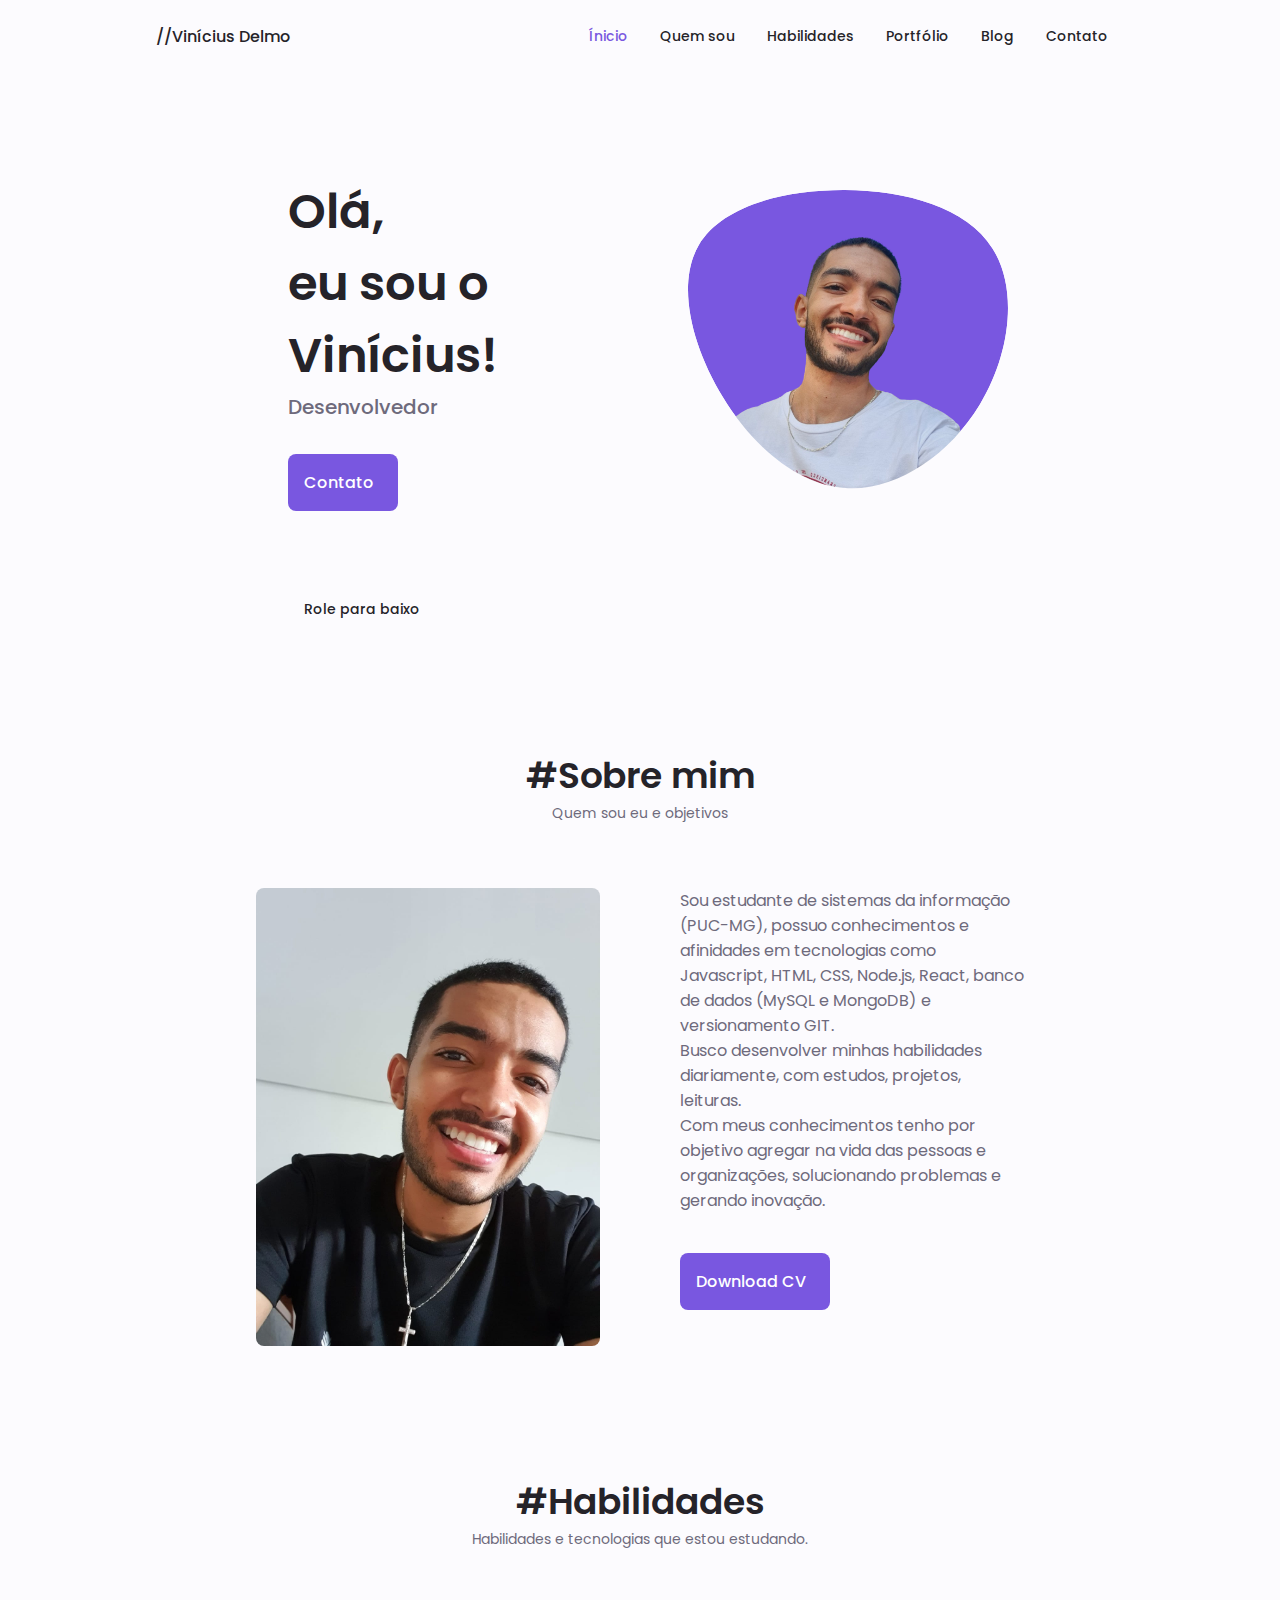
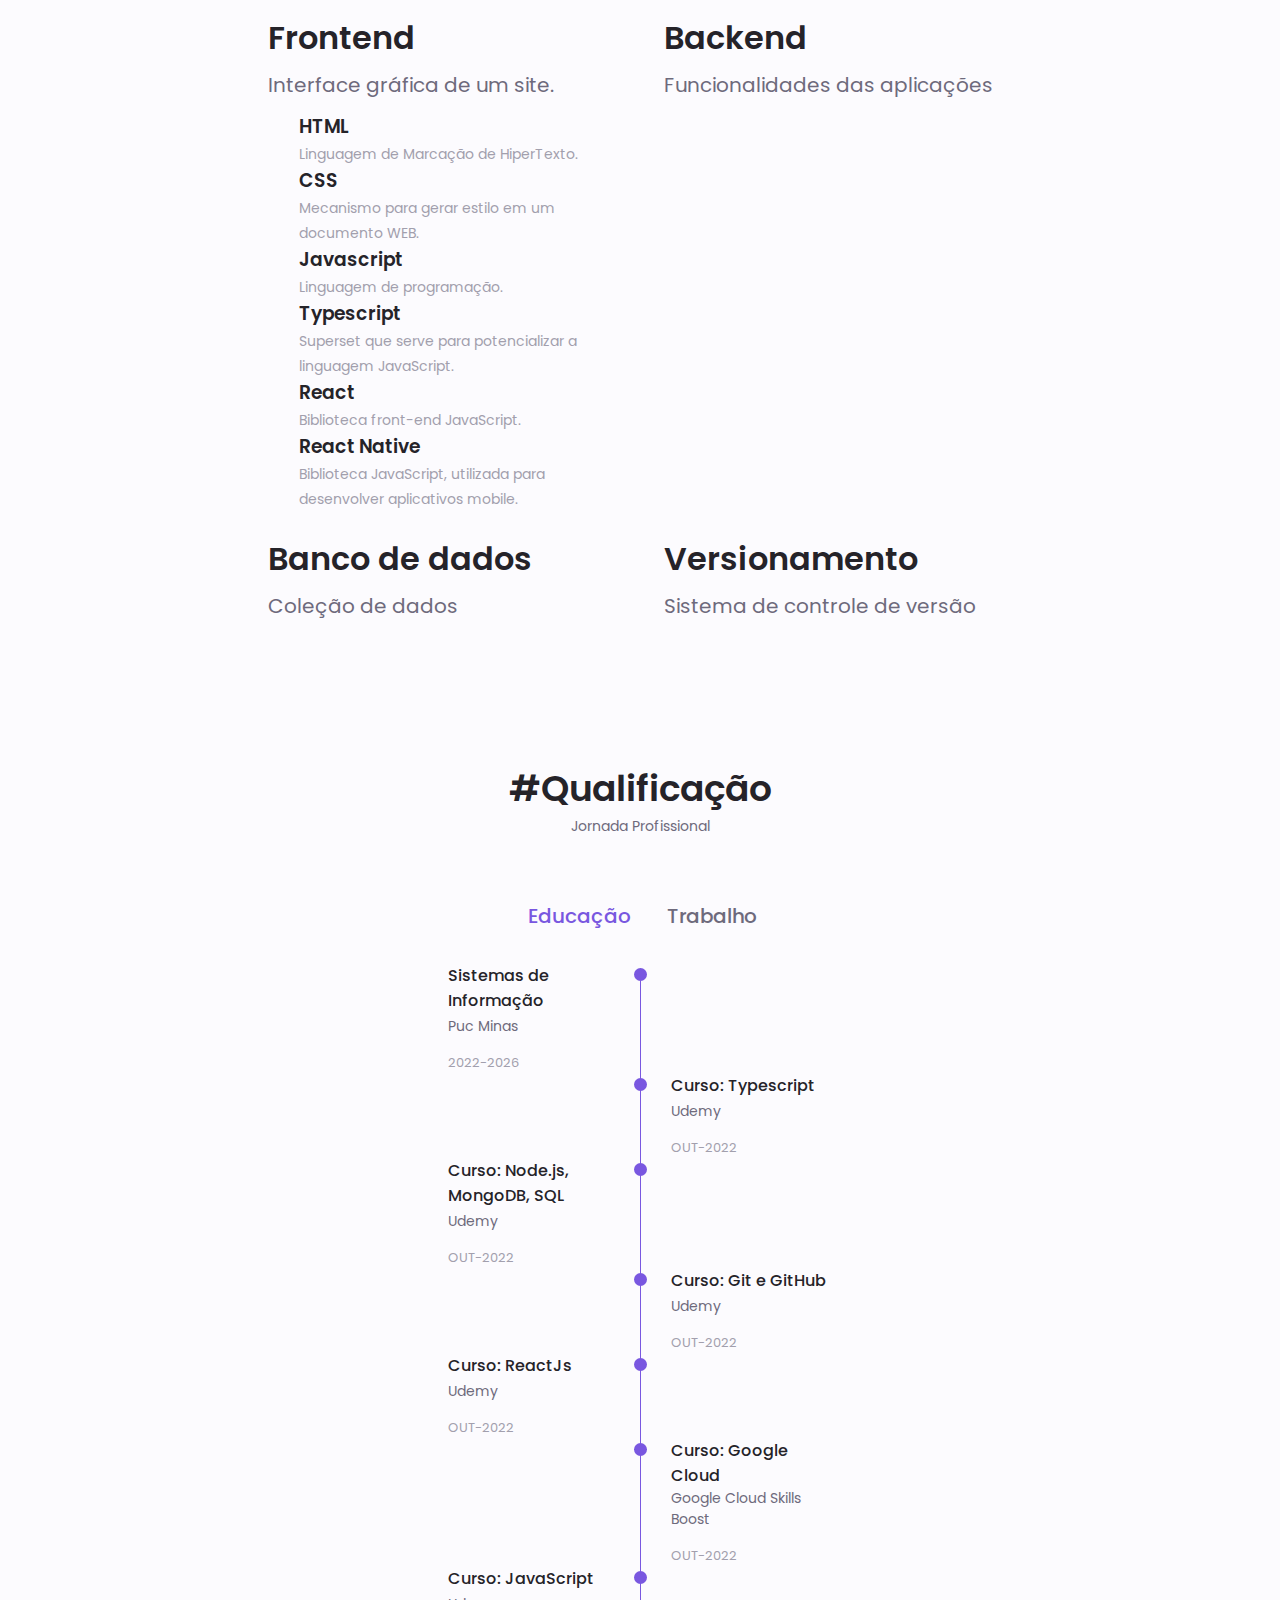
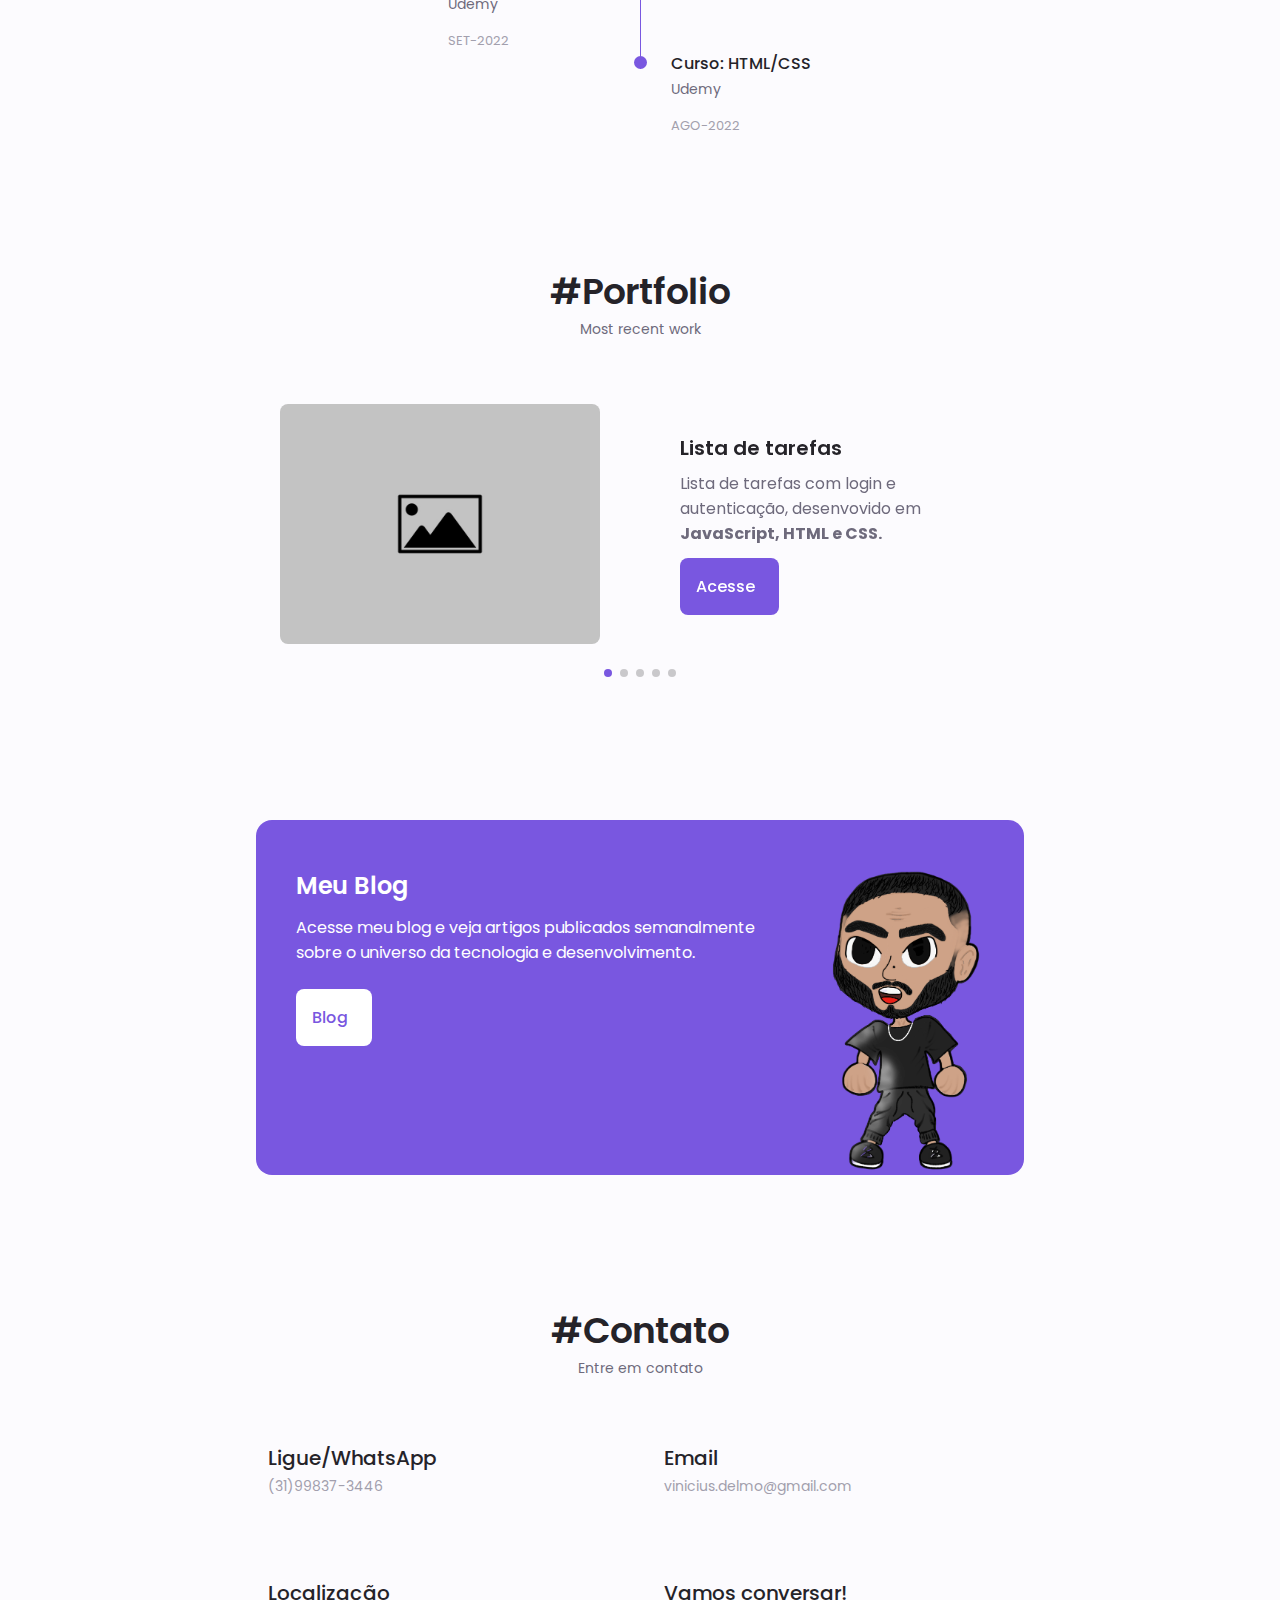
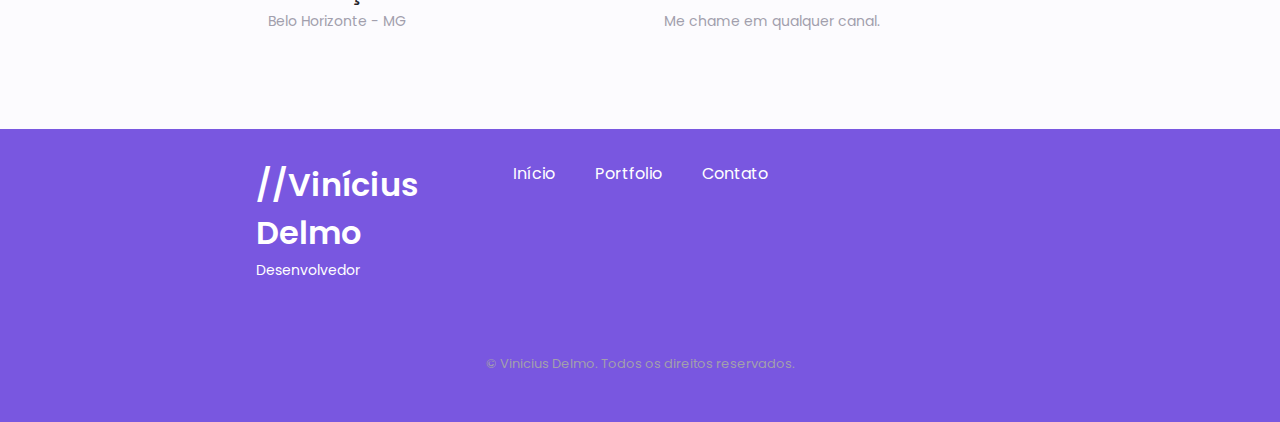
<file: index.html>
<!DOCTYPE html>
    <html lang="en">
    <head>
        <meta charset="UTF-8">
        <meta name="viewport" content="width=device-width, initial-scale=1.0">

        <!--==================== UNICONS ====================-->
        <link rel="stylesheet" href="https://unicons.iconscout.com/release/v4.0.0/css/line.css">
        
        <!--==================== SWIPER CSS ====================-->
        <link rel="stylesheet" href="assets/css/swiper-bundle.min.css">
        
        <!--==================== CSS ====================-->
        <link rel="stylesheet" href="assets/css/stye.css">

        <title>Portfolio Vinícius Delmo</title>
    </head>
    <body>
       
        <!--==================== HEADER ====================-->
        <header class="header" id="header">
            <nav class="nav container">
                <a href="#" class="nav__logo">//Vinícius Delmo</a>
            <div class="nav__menu show-menu" id="nav-menu">
                <ul class="nav__list grid">
                    <li class="nav__item">
                        <a href="#home" class="nav__link active-link">
                            <i class="uil uil-estate nav__icon"></i> Ínicio
                        </a>
                    </li>
                    <li class="nav__item">
                        <a href="#about" class="nav__link">
                            <i class="uil uil-user nav__icon"></i> Quem sou
                        </a>
                    </li>
                    <li class="nav__item">
                        <a href="#skills" class="nav__link">
                            <i class="uil uil-file-alt nav__icon"></i> Habilidades
                        </a>
                    </li>
                    <li class="nav__item">
                        <a href="#portfolio" class="nav__link">
                            <i class="uil uil-scenery nav__icon"></i> Portfólio
                        </a>
                    </li>
                    <li class="nav__item">
                        <a href="#blog" class="nav__link">
                            <i class="uil uil-blogger-alt nav__icon"></i> Blog
                        </a>
                    </li>
                    <li class="nav__item">
                        <a href="#contact" class="nav__link">
                            <i class="uil uil-message nav__icon"></i> Contato
                        </a>
                    </li>
                </ul>
                <i class="uil uil-times nav__close" id="nav-close"></i>
            </div>
            <div class="nav__btns">
                <!--THEME CHANGE BUTTON-->
                <i class="uil uil-moon change-theme" id="theme-button"></i>

                <div class="nav__toggle" id="nav-toggle">
                    <i class="uil uil-apps"></i>
                </div>
            </div>
            </nav>
        </header>

        <!--==================== MAIN ====================-->
        <main class="main">
            <!--==================== HOME ====================-->
            <section class="home section" id="home">
                <div class="home__container container grid">
                    <div class="home__content grid">
                        <div class="home__social">
                            <a href="https://www.linkedin.com/in/vin%C3%ADcius-delmo-3a52251b6/" target="_blanck" class="home__social-icon">
                                <i class="uil uil-linkedin-alt"></i>
                            </a>
                            <a href="https://github.com/Viniciusdelmo" target="_blanck" class="home__social-icon">
                                <i class="uil uil-github-alt"></i>
                            </a>
                            <a href="mailto:vinicius.delmo@gmail.com" target="_blanck" class="home__social-icon">
                                <i class="uil uil-google"></i>
                            </a>
                        </div>
                        <div class="home__img">
                            <svg class = "home__blob" viewBox="0 0 200 187" xmlns="http://www.w3.org/2000/svg" xmlns:xlink="http://www.w3.org/1999/xlink">
                                <mask id="mask0" mask-type="alpha">
                                    <path d="M190.312 36.4879C206.582 62.1187 201.309 102.826 182.328 134.186C163.346 165.547 
                                    130.807 187.559 100.226 186.353C69.6454 185.297 41.0228 161.023 21.7403 129.362C2.45775 
                                    97.8511 -7.48481 59.1033 6.67581 34.5279C20.9871 10.1032 59.7028 -0.149132 97.9666 
                                    0.00163737C136.23 0.303176 174.193 10.857 190.312 36.4879Z"/>
                                </mask>
                                <g mask="url(#mask0)">
                                    <path d="M190.312 36.4879C206.582 62.1187 201.309 102.826 182.328 134.186C163.346 
                                    165.547 130.807 187.559 100.226 186.353C69.6454 185.297 41.0228 161.023 21.7403 
                                    129.362C2.45775 97.8511 -7.48481 59.1033 6.67581 34.5279C20.9871 10.1032 59.7028 
                                    -0.149132 97.9666 0.00163737C136.23 0.303176 174.193 10.857 190.312 36.4879Z"/>
                                    <image class = "home__blob-img" x="10" y="18" href="assets/img/perfil.png"/>
                                </g>
                            </svg>
                        </div>
                        <div class="home__data">
                            <h1 class="home__title">
                                Olá,<br> eu sou o Vinícius!
                            </h1>
                            <h3 class="home__subtitle">
                                Desenvolvedor
                            </h3>
                            <p class="home__description">
                                
                            </p>
                            <a href="#contact" class="button button--flex">
                                Contato <i class="uil uil-message button__icon"></i>
                            </a>
                        </div>
                    </div>
                    <div class="home__scroll">
                        <a href="#about" class="home__scroll-button button--flex">
                            <i class="uil uil-mouse-alt home__scroll-mouse"></i>
                            <span class="home__scroll-name">
                                Role para baixo
                            </span>
                            <i class="uil uil-arrow-down home__scroll-arrow"></i>
                        </a>
                    </div>
                </div>
            </section>

            <!--==================== ABOUT ====================-->
            <section class="about section" id="about">
                <h2 class="section__title">
                    #Sobre mim
                </h2>
                <span class="section__subtitle">Quem sou eu e objetivos</span>
                <div class="about__container container grid">
                    <img src="assets/img/sobre.jpeg" alt="" class="about__img">
                    <div class="about__data">
                        <p class="about__description">
                            Sou estudante de sistemas da informação (PUC-MG), possuo conhecimentos e afinidades em tecnologias como Javascript, HTML, CSS, Node.js, React, banco de dados (MySQL e MongoDB) e versionamento GIT.<br>
                            Busco desenvolver minhas habilidades diariamente, com estudos, projetos, leituras.<br>
                            Com meus conhecimentos tenho por objetivo agregar na vida das pessoas e organizações, solucionando problemas e gerando inovação.
                        </p>
                        <!--<div class="about__info">
                            <span class="about__info-title">00+</span>
                            <span class="about__info-name">Years <br> experience</span>
                        </div>
                        <div class="about__info">
                            <span class="about__info-title">00+</span>
                            <span class="about__info-name">Years <br> experience</span>
                        </div>
                        <div class="about__info">
                            <span class="about__info-title">00+</span>
                            <span class="about__info-name">Years <br> experience</span>
                        </div>-->
                        <div class="about__buttons">
                            <a download="" href="assets/pdf/VINICIUS DELMO - CV.pdf" class="button button--flex">
                               Download CV <i class="uil uil-download-alt button__icon"></i>
                            </a>
                        </div>
                    </div>
                </div>
            </section>

            <!--==================== SKILLS ====================-->
            <section class="skills section" id="skills">
                <h2 class="section__title">#Habilidades</h2>
                <span class="section__subtitle">Habilidades e tecnologias que estou estudando.</span>
                <div class="skills__container container grid">
                    
                         <!--==================== SKILLS 1 ====================-->
                        <div class="skills__content skills__open">
                            <div class="skills__header">
                                <i class="uil uil-brackets-curly skills__icon"></i>
                                <div>
                                    <h1 class="skills__titles">Frontend</h1>
                                   <span class="skills__subtitle">
                                    Interface gráfica de um site. 
                                    </span>
                                </div>
                                <i class="uil uil-angle-down skills__arrow"></i>
                            </div>
                            <div class="skills__list grid">
                                <div class="skills__data">
                                    <div class="skills__titles">
                                        <h3 class="skills__name">HTML</h3>
                                        <span class="skills__description">Linguagem de Marcação de HiperTexto.</span>
                                        <h3 class="skills__name">CSS</h3>
                                        <span class="skills__description">Mecanismo para gerar estilo em um documento WEB.</span>
                                        <h3 class="skills__name">Javascript</h3>
                                        <span class="skills__description">Linguagem de programação.</span>
                                        <h3 class="skills__name">Typescript</h3>
                                        <span class="skills__description">Superset que serve para potencializar a linguagem JavaScript.</span>
                                        <h3 class="skills__name">React</h3>
                                        <span class="skills__description">Biblioteca front-end JavaScript.</span>
                                        <h3 class="skills__name">React Native</h3>
                                        <span class="skills__description">Biblioteca JavaScript, utilizada para desenvolver aplicativos mobile.</span>
                                    </div>
                                </div>
                            </div>
                        </div>
                         <!--==================== SKILLS 2 ====================-->
                        <div class="skills__content skills__close">
                            <div class="skills__header">
                                <i class="uil uil-server-network skills__icon"></i> 
                                <div>
                                    <h1 class="skills__titles">Backend</h1>
                                    <span class="skills__subtitle">
                                        Funcionalidades das aplicações 
                                    </span>
                                </div>
                                <i class="uil uil-angle-down skills__arrow"></i>
                            </div>
                            <div class="skills__list grid">
                                <div class="skills__data">
                                    <div class="skills__titles">
                                        <h3 class="skills__name">Nodejs</h3>
                                        <span class="skills__description">Ambiente de execução Javascript server-side.</span>
                                    
                                    </div>
                                </div>
                            </div>
                        </div>
                        <!--==================== SKILLS 3 ====================-->
                        <div class="skills__content skills__close">
                            <div class="skills__header">
                                <i class="uil uil-database skills__icon"></i> 
                                <div>
                                    <h1 class="skills__titles">Banco de dados</h1>
                                    <span class="skills__subtitle">
                                       Coleção de dados 
                                    </span>
                                </div>
                                <i class="uil uil-angle-down skills__arrow"></i>
                            </div>
                            <div class="skills__list grid">
                                <div class="skills__data">
                                    <div class="skills__titles">
                                        <h3 class="skills__name">MongoDB</h3>
                                        <span class="skills__description">Banco de dados não relacional, orientado a documentos livres.</span>
                                        <h3 class="skills__name">PostgreSQL</h3>
                                        <span class="skills__description">Banco de dados relacional.</span>
                                        <h3 class="skills__name">MySQL</h3>
                                        <span class="skills__description">Banco de dados relacional.</span>
                                    </div>
                                </div>
                            </div>
                        </div>
                         <!--==================== SKILLS 4 ====================-->
                         <div class="skills__content skills__close">
                            <div class="skills__header">
                                <i class="uil uil-code-branch skills__icon"></i> 
                                <div>
                                    <h1 class="skills__titles">Versionamento</h1>
                                    <span class="skills__subtitle">
                                        Sistema de controle de versão
                                    </span>
                                </div>
                                <i class="uil uil-angle-down skills__arrow"></i>
                            </div>
                            <div class="skills__list grid">
                                <div class="skills__data">
                                    <div class="skills__titles">
                                        <h3 class="skills__name">Git</h3>
                                        <span class="skills__description">Sistema de controle de versões distribuído.</span>
                                        <h3 class="skills__name">Github</h3>
                                        <span class="skills__description">GitHub é uma plataforma de hospedagem de código-fonte e arquivos com controle de versão usando o Git.</span>
                                    
                                    </div>
                                </div>
                            </div>
                        </div>
                    </div>
                </div>
            </section>

            <!--==================== QUALIFICATION ====================-->
            <section class="qualification section">
                <h2 class="section__title">#Qualificação</h2>
                <span class="section__subtitle">Jornada Profissional</span>

                <div class="qualification__container container">
                    <div class="qualification__tabs">
                        <div class="qualification__button button--flex qualification__active" data-target='#education'>
                            <i class="uil uil-graduation-cap qualification__icon"></i>
                            Educação
                        </div>
                        <div class="qualification__button button--flex" data-target='#work'>
                            <i class="uil uil-briefcase-alt qualification__icon"></i>
                            Trabalho
                        </div>
                    </div>
                    <div class="qualification__sections">
                        <!--==================== QUALIFICATION CONTENT 1 ====================-->
                        <div class="qualification__content qualification__active" data-content id ="education">
                        <!--==================== QUALIFICATION 1 ====================-->
                        <div class="qualification__data">
                            <div>
                                <h3 class="qualification__title">Sistemas de Informação</h3>
                                <span class="qualification__subtitle">Puc Minas</span>
                                <div class="qualification__calendar">
                                    <i class="uil uil-calendar-alt"></i>
                                    2022-2026
                                </div>
                            </div>
                            <div>
                                <span class="qualification__rounder"></span>
                                <span class="qualification__line"></span>
                            </div>
                        </div>
                        <!--==================== QUALIFICATION 2 ====================-->
                        <div class="qualification__data">
                            <div></div>
                            <div>
                                <span class="qualification__rounder"></span>
                                <span class="qualification__line"></span>
                            </div>
                            <div>
                                <h3 class="qualification__title">Curso: Typescript</h3>
                                <span class="qualification__subtitle">Udemy</span>
                                <div class="qualification__calendar">
                                    <i class="uil uil-calendar-alt"></i>
                                    OUT-2022
                                </div>
                            </div>
                        </div>
                        <!--==================== QUALIFICATION 3 ====================-->
                        <div class="qualification__data">
                            <div>
                                <h3 class="qualification__title">Curso: Node.js, MongoDB, SQL</h3>
                                <span class="qualification__subtitle">Udemy</span>
                                <div class="qualification__calendar">
                                    <i class="uil uil-calendar-alt"></i>
                                    OUT-2022
                                </div>
                            </div>
                                <div>
                                    <span class="qualification__rounder"></span>
                                   <span class="qualification__line"></span>
                                </div>
                            
                        </div>
                        <!--==================== QUALIFICATION 4 ====================-->
                        <div class="qualification__data">
                            <div></div>
                            <div>
                                <span class="qualification__rounder"></span>
                               <span class="qualification__line"></span>
                            </div>
                            <div>
                                <h3 class="qualification__title">Curso: Git e GitHub</h3>
                                <span class="qualification__subtitle">Udemy</span>
                                <div class="qualification__calendar">
                                    <i class="uil uil-calendar-alt"></i>
                                    OUT-2022
                                </div>
                            </div>
                        </div>
                        <!--==================== QUALIFICATION 5 ====================-->
                        <div class="qualification__data">
                            <div>
                                <h3 class="qualification__title">Curso: ReactJs</h3>
                                <span class="qualification__subtitle">Udemy</span>
                                <div class="qualification__calendar">
                                    <i class="uil uil-calendar-alt"></i>
                                    OUT-2022
                                </div>
                            </div>
                            <div>
                                <span class="qualification__rounder"></span>
                               <span class="qualification__line"></span>
                            </div>
                        </div>
                        <!--==================== QUALIFICATION 6 ====================-->
                        <div class="qualification__data">
                            <div></div>
                            <div>
                                <span class="qualification__rounder"></span>
                               <span class="qualification__line"></span>
                            </div>
                            <div>
                                <h3 class="qualification__title">Curso: Google Cloud</h3>
                                <span class="qualification__subtitle">Google Cloud Skills Boost</span>
                                <div class="qualification__calendar">
                                    <i class="uil uil-calendar-alt"></i>
                                    OUT-2022
                                </div>
                            </div>
                        </div>
                        <!--==================== QUALIFICATION 7 ====================-->
                        <div class="qualification__data">
                            
                            <div>
                                <h3 class="qualification__title">Curso: JavaScript</h3>
                                <span class="qualification__subtitle">Udemy</span>
                                <div class="qualification__calendar">
                                    <i class="uil uil-calendar-alt"></i>
                                    SET-2022
                                </div>
                            </div>
                            <div>
                                <span class="qualification__rounder"></span>
                               <span class="qualification__line"></span>
                            </div>
                        </div>
                        <!--==================== QUALIFICATION 7 ====================-->
                        <div class="qualification__data">
                            <div></div>
                            <div>
                                <span class="qualification__rounder"></span>
                               <!--<span class="qualification__line"></span>-->
                            </div>
                            <div>
                                <h3 class="qualification__title">Curso: HTML/CSS</h3>
                                <span class="qualification__subtitle">Udemy</span>
                                <div class="qualification__calendar">
                                    <i class="uil uil-calendar-alt"></i>
                                    AGO-2022
                                </div>
                            </div>
                        </div>
                    </div>
                    <!--==================== QUALIFICATION CONTENT 2 ====================-->
                    <div class="qualification__content" data-content id ="work">
                        <!--==================== QUALIFICATION 1 ====================-->
                        <div class="qualification__data">
                            <div>
                                <h3 class="qualification__title">Projetista</h3>
                                <span class="qualification__subtitle">GPL / TraceParts</span>
                                <div class="qualification__calendar">
                                    <i class="uil uil-calendar-alt"></i>
                                    2020-2022
                                </div>
                            </div>
                            <div>
                                <span class="qualification__rounder"></span>
                                <span class="qualification__line"></span>
                            </div>
                        </div>
                        <!--==================== QUALIFICATION 2 ====================-->
                        <div class="qualification__data">
                            <div></div>
                            <div>
                                <span class="qualification__rounder"></span>
                                <!--<span class="qualification__line"></span>-->
                            </div>
                            <div>
                                <h3 class="qualification__title">Inspetor</h3>
                                <span class="qualification__subtitle">Manser</span>
                                <div class="qualification__calendar">
                                    <i class="uil uil-calendar-alt"></i>
                                    2019-2020
                                </div>
                            </div>
                        </div>
                    </div>
                </div>
            </section>

            
            <!--==================== PORTFOLIO ====================-->
            <section class="portfolio section" id="portfolio">
                <h2 class="section__title">#Portfolio</h2>
                <span class="section__subtitle">Most recent work</span>
                <div class="portfolio__container container swiper mySwiper">
                    <div class="swiper-wrapper">
                        <!--==================== PORTFOLIO 1 ====================-->
                        <div class="portfolio__content grid swiper-slide">
                            <img src="./assets/img/default-image.jpg" alt="" class="portfolio__img">
                            <div class="portfolio__data">
                                <h3 class="portfolio__title">Lista de tarefas</h3>
                                <p class="portfolio__description">Lista de tarefas com login e autenticação, desenvovido em <b>JavaScript, HTML e CSS.</b></p>
                                <a href="./construction.html" class="button button--flex button--smal portfolio__button" target="_blanck">
                                    Acesse
                                    <i class="uil uil-arrow-right button__icon"></i>
                                </a>
                            </div>
                        </div>
                        <!--==================== PORTFOLIO 2 ====================-->
                        <div class="portfolio__content grid swiper-slide">
                            <img src="./assets/img/default-image.jpg" alt="" class="portfolio__img">
                            <div class="portfolio__data">
                                <h3 class="portfolio__title">E-commerce</h3>
                                <p class="portfolio__description">E-commerce com carrinho de compra (sistema CRUD) desenvolvido em <b>React e NodeJs.</b></p>
                                <a href="./construction.html" class="button button--flex button--smal portfolio__button" target="_blanck">
                                    Acesse
                                    <i class="uil uil-arrow-right button__icon"></i>
                                </a>
                            </div>
                        </div>
                        <!--==================== PORTFOLIO 3 ====================-->
                        <div class="portfolio__content grid swiper-slide">
                            <img src="./assets/img/default-image.jpg" alt="" class="portfolio__img">
                            <div class="portfolio__data">
                                <h3 class="portfolio__title">Finanças pessoais</h3>
                                <p class="portfolio__description">Sistema de gestão financeira, com Dasboards e conectado a API's. Desenvolvido em <b>React e NodeJs.</b></p>
                                <a href="./construction.html" class="button button--flex button--smal portfolio__button" target="_blanck">
                                    Acesse
                                    <i class="uil uil-arrow-right button__icon"></i>
                                </a>
                            </div>
                        </div>
                        <!--==================== PORTFOLIO 4 ====================-->
                        
                         <div class="portfolio__content grid swiper-slide">
                            <img src="./assets/img/default-image.jpg" alt="" class="portfolio__img">
                            <div class="portfolio__data">
                                <h3 class="portfolio__title">Captura de Leads</h3>
                                <p class="portfolio__description">Tela captura de clientes, desenvolvido em <b>React e NodeJs (utilizando Typescript).</b></p>
                                <a href="./construction.html" class="button button--flex button--smal portfolio__button" target="_blanck">
                                    Acesse
                                    <i class="uil uil-arrow-right button__icon"></i>
                                </a>
                            </div>
                        </div>
                        <!--==================== PORTFOLIO 5 ====================-->
                        
                        <div class="portfolio__content grid swiper-slide">
                            <img src="./assets/img/default-image.jpg" alt="" class="portfolio__img">
                            <div class="portfolio__data">
                                <h3 class="portfolio__title">Gadjets / Ferramentas</h3>
                                <p class="portfolio__description">Site com funções para facilitar seu dia a dia, como encurtadores de links e conversores de arquivos. Desenvolvido em <b>React e NodeJs.</b></p>
                                <a href="./construction.html" class="button button--flex button--smal portfolio__button" target="_blanck">
                                    Acesse
                                    <i class="uil uil-arrow-right button__icon"></i>
                                </a>
                            </div>
                        </div>
                    </div>
                    <div class="swiper-button-next">
                        <i class="uil uil-angle-right-b swiper-portfolio-icon"></i>
                    </div>
                    <div class="swiper-button-prev">
                        <i class="uil uil-angle-left-b swiper-portfolio-icon"></i>
                    </div>
                    <div class="swiper-pagination"></div>
                </div>
            </section>
            
            <!--==================== BLOG ====================-->
            <section class="blog section" id="blog">
                <div class="blog__bg">
                    <div class="blog__container container grid">
                        <div class="blog__data">
                            <h2 class="blog__title">Meu Blog</h2>
                            <p class="blog__description">Acesse meu blog e veja artigos publicados semanalmente sobre o universo da tecnologia e desenvolvimento.</p>
                            <a href="./construction.html" class="button button--flex button--white" target="_blanck">
                                Blog 
                                <i class="uil uil-blogger-alt blog__icon button__icon"></i>
                            </a>
                        </div>
                        <img src="./assets/img/avatar.png" alt="" class="blog__img">
                    </div>
                </div>
            </section>

            <!--==================== CONTACT ME ====================-->
            <section class="contact section" id="contact">
                <h2 class="section__title">#Contato</h2>
                <span class="section__subtitle">Entre em contato</span>
                <div class="contact__container container grid">
                    <div class="contact__information">
                        <i class="uil uil-whatsapp contact__icon"></i>
                        <div>
                            <h3 class="contact__title">Ligue/WhatsApp</h3>
                            <spa class="contact__subtitle">(31)99837-3446</spa>
                        </div>
                    </div>

                    <div class="contact__information">
                        <i class="uil uil-envelope contact__icon"></i>
                        <div>
                            <h3 class="contact__title">Email</h3>
                            <spa class="contact__subtitle">vinicius.delmo@gmail.com</spa>
                        </div>
                    </div>

                    <div class="contact__information">
                        <i class="uil uil-map-marker contact__icon"></i>
                        <div>
                            <h3 class="contact__title">Localização</h3>
                            <spa class="contact__subtitle">Belo Horizonte - MG</spa>
                        </div>
                    </div>

                    <div class="contact__information">
                        <i class="uil uil-smile-wink-alt contact__icon"></i>
                        <div>
                            <h3 class="contact__title">Vamos conversar!</h3>
                            <spa class="contact__subtitle">Me chame em qualquer canal.</spa>
                        </div>
                    </div>
                </div>
            </section>
        </main>

        <!--==================== FOOTER ====================-->
        <footer class="footer">
            <div class="footer__bg">
                <div class="footer__container container grid">
                    <div>
                        <h1 class="footer__title">//Vinícius Delmo</h1>
                        <span class="footer__subtitle">Desenvolvedor</span>
                    </div>
                    <ul class="footer__links">
                        <li>
                            <a href="#home" class="footer__link">Início</a>
                        </li>
                        <li>
                            <a href="#portfolio" class="footer__link">Portfolio</a>
                        </li>
                        <li>
                            <a href="#contact" class="footer__link">Contato</a>
                        </li>
                    </ul>
                    <div class="footer__socials">
                        <a href="https://www.linkedin.com/in/vin%C3%ADcius-delmo-3a52251b6/" target="_blanck" class="footer__social">
                            <i class="uil uil-linkedin-alt"></i>
                        </a>
                        <a href="https://github.com/Viniciusdelmo" target="_blanck" class="footer__social">
                            <i class="uil uil-github-alt"></i>
                        </a>
                    </div>
                </div>
                <p class="footer__copy">&#169; Vinicius Delmo. Todos os direitos reservados. </p>
            </div>
        </footer>
        
        <!--==================== SCROLL TOP ====================-->
        <a href="#" class="scrollup" id="scroll-up">
            <i class="uil uil-arrow-up scrollup__icon"></i>
        </a>

        <!--==================== SWIPER JS ====================-->
        <script src="assets/js/swiper-bundle.min.js"></script>

        <!--==================== MAIN JS ====================-->
        <script src="assets/js/main.js"></script>
    </body>
</html>
</file>
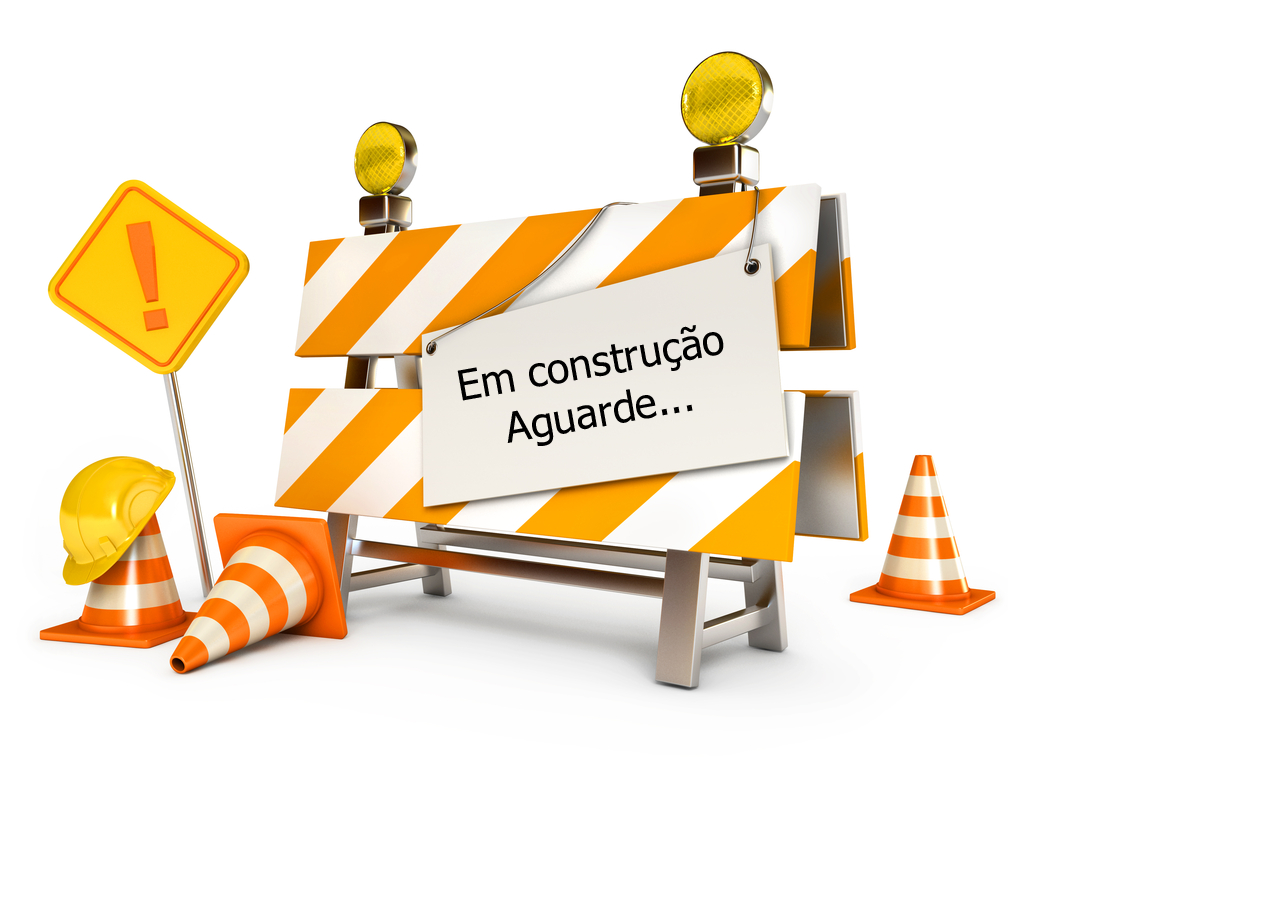
<file: construction.html>
<!DOCTYPE html>
<html lang="en">
<head>
  <meta charset="UTF-8">
  <meta http-equiv="X-UA-Compatible" content="IE=edge">
  <meta name="viewport" content="width=device-width, initial-scale=1.0">
  <title>Document</title>
</head>
<body>
  <p class="img-construcao">
    <img src="./assets/img/construcao.png" alt="Em construção">
  </p>
  
</body>
</html>
</file>
<file: assets/css/stye.css>
/*==================== GOOGLE FONTS ====================*/
@import url('https://fonts.googleapis.com/css2?family=Poppins:wght@400;500;600&display=swap');

/*==================== VARIABLES CSS ====================*/
:root {
    --header-height: 3rem;

    /*========== Colors ==========*/
    /* Change favorite color */
    --hue-color: 255; /*Purple 250 - Green 142 - Blue 230 - Pink 340*/

    /* HSL color mode */
    --first-color: hsl(var(--hue-color), 69%, 61%);
    --first-color-second: hsl(var(--hue-color), 69%, 61%);
    --first-color-alt: hsl(var(--hue-color), 57%, 53%);
    --first-color-lighter: hsl(var(--hue-color), 92%, 85%);
    --title-color: hsl(var(--hue-color), 8%, 15%);
    --text-color: hsl(var(--hue-color), 8%, 45%);
    --text-color-light: hsl(var(--hue-color), 8%, 65%);
    --input-color: hsl(var(--hue-color), 70%, 96%);
    --body-color: hsl(var(--hue-color), 60%, 99%);
    --container-color: #fff;
    --scroll-bar-color: hsl(var(--hue-color), 12%, 90%);
    --scroll-thumb-color: hsl(var(--hue-color), 12%, 80%);

    /*========== Font and typography ==========*/
    --body-font: 'Poppins', sans-serif;

    /* .5rem = 8px, 1rem = 16px, 1.5rem = 24px ... */
    --big-font-size: 2rem;
    --h1-font-size: 1.5rem;
    --h2-font-size: 1.25rem;
    --h3-font-size: 1.125rem;
    --normal-font-size: .938rem;
    --small-font-size: .813rem;
    --smaller-font-size: .75rem;

    /*========== Font weight ==========*/
    --font-medium: 500;
    --font-semi-bold: 600;

    /*========== Margenes Bottom ==========*/
    /* .25rem = 4px, .5rem = 8px, .75rem = 12px ... */
    --mb-0-25: .25rem;
    --mb-0-5: .5rem;
    --mb-0-75: .75rem;
    --mb-1: 1rem;
    --mb-1-5: 1.5rem;
    --mb-2: 2rem;
    --mb-2-5: 2.5rem;
    --mb-3: 3rem;

    /*========== z index ==========*/
    --z-tooltip: 10;
    --z-fixed: 100;
    --z-modal: 1000;
}

/* Font size for large devices */
@media screen and (min-width: 968px) {
    :root {
        --big-font-size: 3rem;
        --h1-font-size: 2.25rem;
        --h2-font-size: 1.5rem;
        --h3-font-size: 1.25rem;
        --normal-font-size: 1rem;
        --small-font-size: .875rem;
        --smaller-font-size: .813rem;
    }
}

/*========== Variables Dark theme ==========*/
body.dark-theme{
  /* HSL color mode */
  --first-color-second: hsl(var(--hue-color), 30%, 8%);
  --title-color: hsl(var(--hue-color), 8%, 95%);
  --text-color: hsl(var(--hue-color), 8%, 75%);
  --input-color: hsl(var(--hue-color), 29%, 16%);
  --body-color: hsl(var(--hue-color), 28%, 12%);
  --container-color: hsl(var(--hue-color), 29%, 16%);
  --scroll-bar-color: hsl(var(--hue-color), 12%, 48%);
  --scroll-thumb-color: hsl(var(--hue-color), 12%, 36%);
}

/*========== Button Dark/Light ==========*/
.nav__btns{
  display: flex;
  align-items: center;
}

.change-theme{
  font-size: 1.25rem;
  color: var(--title-color);
  margin-right: var(--mb-1);
  cursor: pointer;
}

.change-theme:hover{
  color: var(--first-color);

}

/*==================== BASE ====================*/
*{
  box-sizing: border-box;
  padding: 0;
  margin: 0;

}

hmtl{
  scroll-behavior: smooth;
}

body{
  margin: 0 0 var(--header-height) 0;
  font-family: var(--body-font);
  font-size: var(--normal-font-size);
  background-color: var(--body-color);
  color: var(--text-color);
}

h1,h2,h3,h4{
  color: var(--title-color);
  font-weight: var(--font-semi-bold);
}

ul{
  list-style: none;

}

a{
  text-decoration: none;
}

img{
  max-width: 100%;
  height: auto;
}


/*==================== REUSABLE CSS CLASSES ====================*/
.section {
  padding: 2rem 0 4rem;
}
.section__title{
  font-size: var(--h1-font-size);
}
.section__subtitle{
  display: block;
  font-size: var(--small-font-size);
  margin-bottom: var(--mb-3);
}
.section__title,
.section__subtitle{
  text-align: center;
}

/*==================== LAYOUT ====================*/
.container{
  max-width: 768px;
  margin-left: var(--mb-1-5);
  margin-right: var(--mb-1-5);
}
.grid{
  display: grid;
  gap: 1.5rem;
}
.header{
  width: 100%;
  position: fixed;
  bottom: 0;
  left: 0;
  z-index: var(--z-fixed);
  background-color: var(--body-color);
}
/*==================== NAV ====================*/
.nav{
  max-width: 968px;
  height: var(--header-height);
  display: flex;
  justify-content: space-between;
  align-items: center;
}

.nav__logo,
.nav__toggle{
  color: var(--title-color);
  font-weight: var(--font-medium);
}
.nav__logo:hover{
  color: var(--first-color)
}

.nav__toggle{
  font-size: 1.1rem;
  cursor: pointer;
}
.nav__toggle:hover{
  color: var(--first-color);
}

@media screen and (max-width: 767px){
  .nav__menu{
    position: fixed;
    bottom: -100%;
    left: 0;
    width: 100%;
    background-color: var(--body-color);
    padding: 2rem 1.5 4rem;
    box-shadow: 0 -1px 4px rgba(0,0,0,.15);
    border-radius: 1.5rem 1.5rem 0 0;
    transition: .3s;
  }
}

.nav__list{
  grid-template-columns: repeat(3, 1fr);
  gap: 2rem;
}

.nav__link{
  display: flex;
  flex-direction: column;
  align-items: center;
  font-size: var(--small-font-size);
  color: var(--title-color);
  font-weight: var(--font-medium);
}

.nav__link:hover{
  color: var(--first-color);
}

.nav__icon{
  font-size: 1.2rem;
}

.nav__close{
  position: absolute;
  right: 1.3rem;
  bottom: .5rem;
  font-size: 1.5rem;
  cursor: pointer;
  color: var(--first-color)
}

.nav__close:hover{
  color: var(--first-color-alt)
}
/* show menu */
.show-menu{
  bottom: 0;
}

/* Active link */
.active-link{
  color: var(--first-color);
}

/* Change background header */
.scroll-header{
  box-shadow: 0 -1px 4px rgba(0,0,0,.15);
}

/*==================== HOME ====================*/
.home__container{
  gap: 1rem;
}

.home__content{
  grid-template-columns: .5fr 3fr;
  padding-top: 3.5rem;
  align-items: center;
}

.home__social{
  display: grid;
  grid-template-columns: max-content;
  row-gap: 1rem;
}

.home__social-icon{
  font-size: 1.25rem;
  color: var(--first-color)
}
.home__social-icon:hover{
  color: var(--first-color-alt);
}

.home__blob{
  width: 200px;
  fill: var(--first-color)
}

.home__blob-img{
  width: 170px;

}

.home__data{
  grid-column: 1/3;
}

.home__title{
  font-size: var(--big-font-size);
}

.home__subtitle{
  font-size: var(--h3-font-size);
  color: var(--text-color);
  font-weight: var(--font-medium);
  margin-bottom: var(--mb-0-75);
}

.home__description{
  margin-bottom: var(--mb-2);
}

.home__scroll{
  display: none;
}

.home_scroll-button{
  color: var(--first-color);
  transition: .3s;
}

.home__scroll-button:hover{
  transform: translateY(.25rem);
  transition: .3s;
}

.home__scroll-mouse{
  font-size: 2rem;
}

.home__scroll-name{
  font-size: var(--small-font-size);
  color: var(--title-color);
  font-weight: var(--font-medium);
  margin-right: var(--mb-0-25);
}

.home__scroll-arrow{
  font-size: 1.25rem;
}

/*==================== BUTTONS ====================*/
.button{
  display: inline-block;
  background-color: var(--first-color);
  color: #FFF;
  padding: 1rem;
  border-radius: .5rem;
  font-weight: var(--font-medium);
}

.button:hover{
  background-color: var(--first-color-alt);
}

.button__icon{
  font-size: 1.25rem;
  margin-left: var(--mb-0-5);
  transition: .3s
}

.button--white{
  background-color: #FFF;
  color: var(--first-color);
}

.button--white:hover{
  background-color: #FFF;
}

.button--flex{
  display: inline-flex;
  align-items: center;
}

/*==================== ABOUT ====================*/
.about__img{
  width: 200px;
  border-radius: .5rem;
  justify-self: center;
  align-self: center;
}

.about__description{
  text-align: center;
  margin-bottom: var(--mb-2-5);
}
/*
.about__info{
  display: flex;
  justify-content: space-evenly;
  margin-bottom: var(--mb-2-5);
}

.about__info-title{
  font-size: var(--h2-font-size);
  font-weight: var(--font-semi-bold);
  color: var(--text-color);
}

.about__info-name{
  font-size: var(--smaller-font-size);
}

.about__info-title,
.about__info-name{
  display: block;
  text-align: center;
}*/

.about__buttons{
  display: flex;
  justify-content: center ;
}


/*==================== SKILLS ====================*/
.skills__container{
  row-gap: 0;
}

.skills__header{
  display:flex;
  align-items: center;
  margin-bottom: var(--mb-0-75);
  cursor: pointer;
}

.skills__icon,
.skills__arrow{
  font-size: 2rem;
  color: var(--first-color);
}

.skills__icon{
  margin-right: var(--mb-0-75);
}


.skills__description{
  font-size: var(--small-font-size);
  margin-bottom: var(--mb-0-5);
  color: var(--text-color-light);
}

.skills__list{
  row-gap: 1.5rem;
  padding-left: 2.7rem;
}

.skills__subtitle{
  font-size: var(--h3-font-size)
}

.skills__arrow{
  margin-left: auto;
  transition: .4s;
}

.skills__titles{
  margin-bottom: var(--mb-0-5);
}

.skills__close .skills__list{
  height: 0;
  overflow: hidden;
}

.skills__open .skills__list{
  height: max-content;
  margin-bottom: var(--mb-1)
}

.skills__open .skills__arrow{
  transform: rotate(-180deg);
}



/*==================== QUALIFICATION ====================*/
.qualification__tabs{
  display: flex;
  justify-content: space-evenly;
  margin-bottom: var(--mb-2);
}

.qualification__button{
  font-size: var(--h3-font-size);
  font-weight: var(--font-medium);
  cursor: pointer;
}

.qualification__button:hover{
  color: var(--first-color);
}

.qualification__icon{
  font-size: 1.8rem;
  margin-right: var(--mb-0-25);
}

.qualification__data{
  display: grid;
  grid-template-columns: 1fr max-content 1fr;
  column-gap: 1.5rem;
}

.qualification__title{
  font-size: var(--normal-font-size);;
  font-weight: var(--font-medium);
}

.qualification__subtitle{
  display: inline-block;
  font-size: var(--small-font-size);
  margin-bottom: var(--mb-1);
}

.qualification__calendar{
  font-size: var(--smaller-font-size);
  color: var(--text-color-light);
}

.qualification__rounder{
  display: inline-block;
  width: 13px;
  height: 13px;
  background-color: var(--first-color);
  border-radius: 50%;
}

.qualification__line{
  display: block;
  width: 1px;
  height: 100%;
  background-color: var(--first-color);
  transform: translate(6px, -7px)
}

.qualification [data-content]{
  display: none;
}

.qualification__active[data-content]{
  display: block;
}

.qualification__button.qualification__active{
  color: var(--first-color);
}


/*==================== PORTFOLIO ====================*/
.portfolio__container{
  overflow: initial;
}

.portfolio__content{
  padding: 0 1.5rem;
}

.portfolio__img{
  width: 265px;
  border-radius: .5rem;
  justify-self: center;
}

.portfolio__title{
  font-size: var(--h3-font-size);
  margin-bottom: var(--mb-0-5);
}

.portfolio__description{
  margin-bottom: var(--mb-0-75);
}

.portfolio__button:hover .button__icon{
  transform: translate(.25rem)
}

.swiper-button-prev::after,
.swiper-button-next::after{
  content: '';
}

.swiper-portfolio-icon{
  font-size: 2rem;
  color: var(--first-color)
}

.swiper-button-prev{
  left: -.5rem;
}

.swiper-button-next{
  right: -.5rem;
}

.swiper-horizontal >.swiper-pagination-bullets{
  bottom: -2.5rem;
}

.swiper-pagination-bullet-active{
  background-color: var(--first-color);
}

.swiper-button-prev,
.swiper-button-next,
.swiper-pagination-bullet{
  outline: none;
}

/*==================== BLOG ====================*/
.blog{
  text-align: center;
}

.blog__bg{
  background-color: var(--first-color-second);
  padding-top: 3rem;
}

.blog__title{
  font-size: var(--h2-font-size);
  margin-bottom: var(--mb-0-75);
}

.blog__description{
  margin-bottom: var(--mb-1-5);
}

.blog__title,
.blog__description{
  color: #FFF;
}

.blog__img{
  width: 162px;
  justify-self: center;
}

/*==================== CONTACT ME ====================*/

.contact__container{
  row-gap: 3rem;
}

.contact__information{
  display: flex;
  margin-bottom: var(--mb-2);;
}

.contact__icon{
  font-size: 2rem;
  color: var(--first-color);
  margin-right: var(--mb-0-75);
}

.contact__title{
  font-size: var(--h3-font-size);
  font-weight: var(--font-medium);
}

.contact__subtitle{
  font-size: var(--small-font-size);
  color: var(--text-color-light);
}
/*==================== FOOTER ====================*/

.footer{
  padding-top: 2rem;
}

.footer__container{
  row-gap: 3.5rem;
}

.footer__bg{
  background-color: var(--first-color-second);
  padding: 2rem 0 3rem;
}

.footer.title{
  font-size: var(--h1-font-size);
  margin-bottom: var(--mb-0-25);
}

.footer__subtitle{
  font-size: var(--small-font-size);
}

.footer__links{
  display: flex;
  flex-direction: column;
  row-gap: 1.5rem;
}

.footer__link:hover{
  color: var(--first-color-lighter) ;
}

.footer__social{
  font-size: 1.25rem;
  margin-right: var(--mb-1-5);
}

.footer__social:hover{
  color: var(--first-color-lighter);
}

.footer__copy{
  font-size: var(--smaller-font-size);
  text-align: center;
  color: var(--text-color-light);
  margin-top: 3rem;
}

.footer__title,
.footer__subtitle,
.footer__link,
.footer__social{
  color: #FFF;
}
/*========== SCROLL UP ==========*/
.scrollup{
  position: fixed;
  right: 1rem;
  bottom: -20%;
  background-color: var(--first-color);
  opacity: .8;
  padding: 0 .3rem;
  border-radius: .4rem;
  z-index: var(--z-tooltip);
  transition: .4s;
}

.scrollup:hover{
  background-color: var(--first-color-alt);
}


.scrollup__icon{
  font-size: 1.5rem;
  color: #FFF;
}

/* Show scroll */
.show-scroll{
  bottom: 5rem;
}

/*========== SCROLL BAR ==========*/
::-webkit-scrollbar{
  width: .6rem;
  background-color: var(--scroll-bar-color);
  border-radius: .5rem;
}

::-webkit-scrollbar-thumb{
  background-color: var(--scroll-thumb-color);
  border-radius: .5rem;
}

::-webkit-scrollbar-thumb:hover{
  background-color: var(--text-color-light);
}
/*========== SCROLL BAR ==========*/


/*==================== MEDIA QUERIES ====================*/
/* For small devices */
@media screen and (max-width:350px){
  .container{
    margin-left: var(--mb-1);
    margin-right: var(--mb-1);
  }

  .nav__menu{
    padding: 2rem .25rem 4rem;
  }
  .nav__list{
    column-gap: 0;
  }
  .home__content{
    grid-template-columns: .25fr 3fr;
  }
  .home__blob{
    width: 180px;
  }
  .skills__titles{
    font-size: var(--h3-font-size);
  }
  .qualification__data{
    gap: .5rem;
  }

  .blog__img{
    width: 162px;
  }
}

@media screen and (min-width:351px) and (max-width: 767px){
  .container{
    margin-left: var(--mb-1);
    margin-right: var(--mb-1);
  }

  .nav__menu{
    padding: 2rem .25rem 4rem;
  }
  .nav__list{
    column-gap: 0;
  }
}
/* For medium devices */
@media screen and (min-width: 568px){
  .home__content{
    grid-template-columns: max-content 1fr 1fr;
  }
  .home__data{
    grid-column: initial;
  }
  .home__img{
    order: 1;
    justify-self: center;
  }
  .about__container, 
  .skills__container,
  .portfolio__content,
  .blog__container,
  .contact__container,
  .footer__container{
    grid-template-columns: repeat(2, 1fr);
  }
  .qualification__sections{
    display: grid;
    grid-template-columns: .6fr;
    justify-content: center;
  } 
}

@media screen and (min-width: 768px){
  .container{
    margin-left: auto;
    margin-right: auto;
  }

  body{
    margin: 0;
  }

  .section{
    padding: 6rem 0 2rem;
  }

  .section__subtitle{
    margin-bottom: 4rem;
  }
  .header{
    top: 0;
    bottom: initial;
  }
  .header,
  .main,
  .footer__container{
    padding: 0 1rem;
  }

  .nav{
    height: calc(var(--header-height) + 1.5rem);
    column-gap: 1rem;
  }

  .nav__icon,
  .nav__close,
  .nav__toggle{
    display: none;
  }

  .nav__list{
    display: flex;
    column-gap: 2rem;
  }

  .nav__menu{
    margin-left: auto;
  }

  .change-theme{
    margin: 0;
  }

  .home__container{
    row-gap: 5rem;
  }

  .home__content{
    padding-top: 5rem;
    column-gap: 2rem;
  }

  .home__blob{
    width: 270px;
  }

  .home__scroll{
    display: block;
  }
  .home__scroll-button{
    margin-left: 3rem;
  }
  .about__container{
    column-gap: 5rem;
  }
  .about__img{
    width: 350px;
  }
  .about__description{
    text-align: initial;
  }
  .about__buttons{
    justify-content: initial;
  }
  .qualification__tabs{
    justify-content: center;
  }
  .qualification__button{
    margin: 0 var(--mb-1);
  }
  .qualification__sections{
    grid-template-columns: .5fr;
  }
  .portfolio__img{
    width: 320px;
  }
  .portfolio__content{
    align-items: center;
  }
  .blog{
    text-align: initial;
  }
  .blog__bg{
    background: none;
  }
  .blog__container{
    background-color: var(--first-color-second);
    border-radius: 1rem;
    padding: 3rem 2.5rem 0;
    grid-template-columns: 1fr max-content;
    column-gap: 3rem;
  }
  .footer__container{
    grid-template-columns: repeat(3, 1fr);
  }
  .footer__links{
    flex-direction: row;
    column-gap: 2.5rem;
  }
  .footer__socials{
    justify-self: flex-end;
  }
  .footer__copy{
    margin-top: 4.5rem;
  }
}

/* For large devices */

@media screen and (min-width: 1024px){
  .header,
  .main,
  .footer__container{
    padding:0;
  }

  .home__blob{
    width: 320px;
  }
  .home__social{
    transform: translateX(-6rem);
  }

  .portfolio__content{
    column-gap: 5rem;
  }
  .swiper-portfolio-icon{
    font-size: 3.5rem;
  }
  .swiper-button-prev{
    left: -3.5rem;
  }
  .swiper-button-next{
    right: -3.5rem;
  }
  .swiper-horizontal >.swiper-pagination-bullets{
    bottom: -2.5rem;
  }
}
</file>
